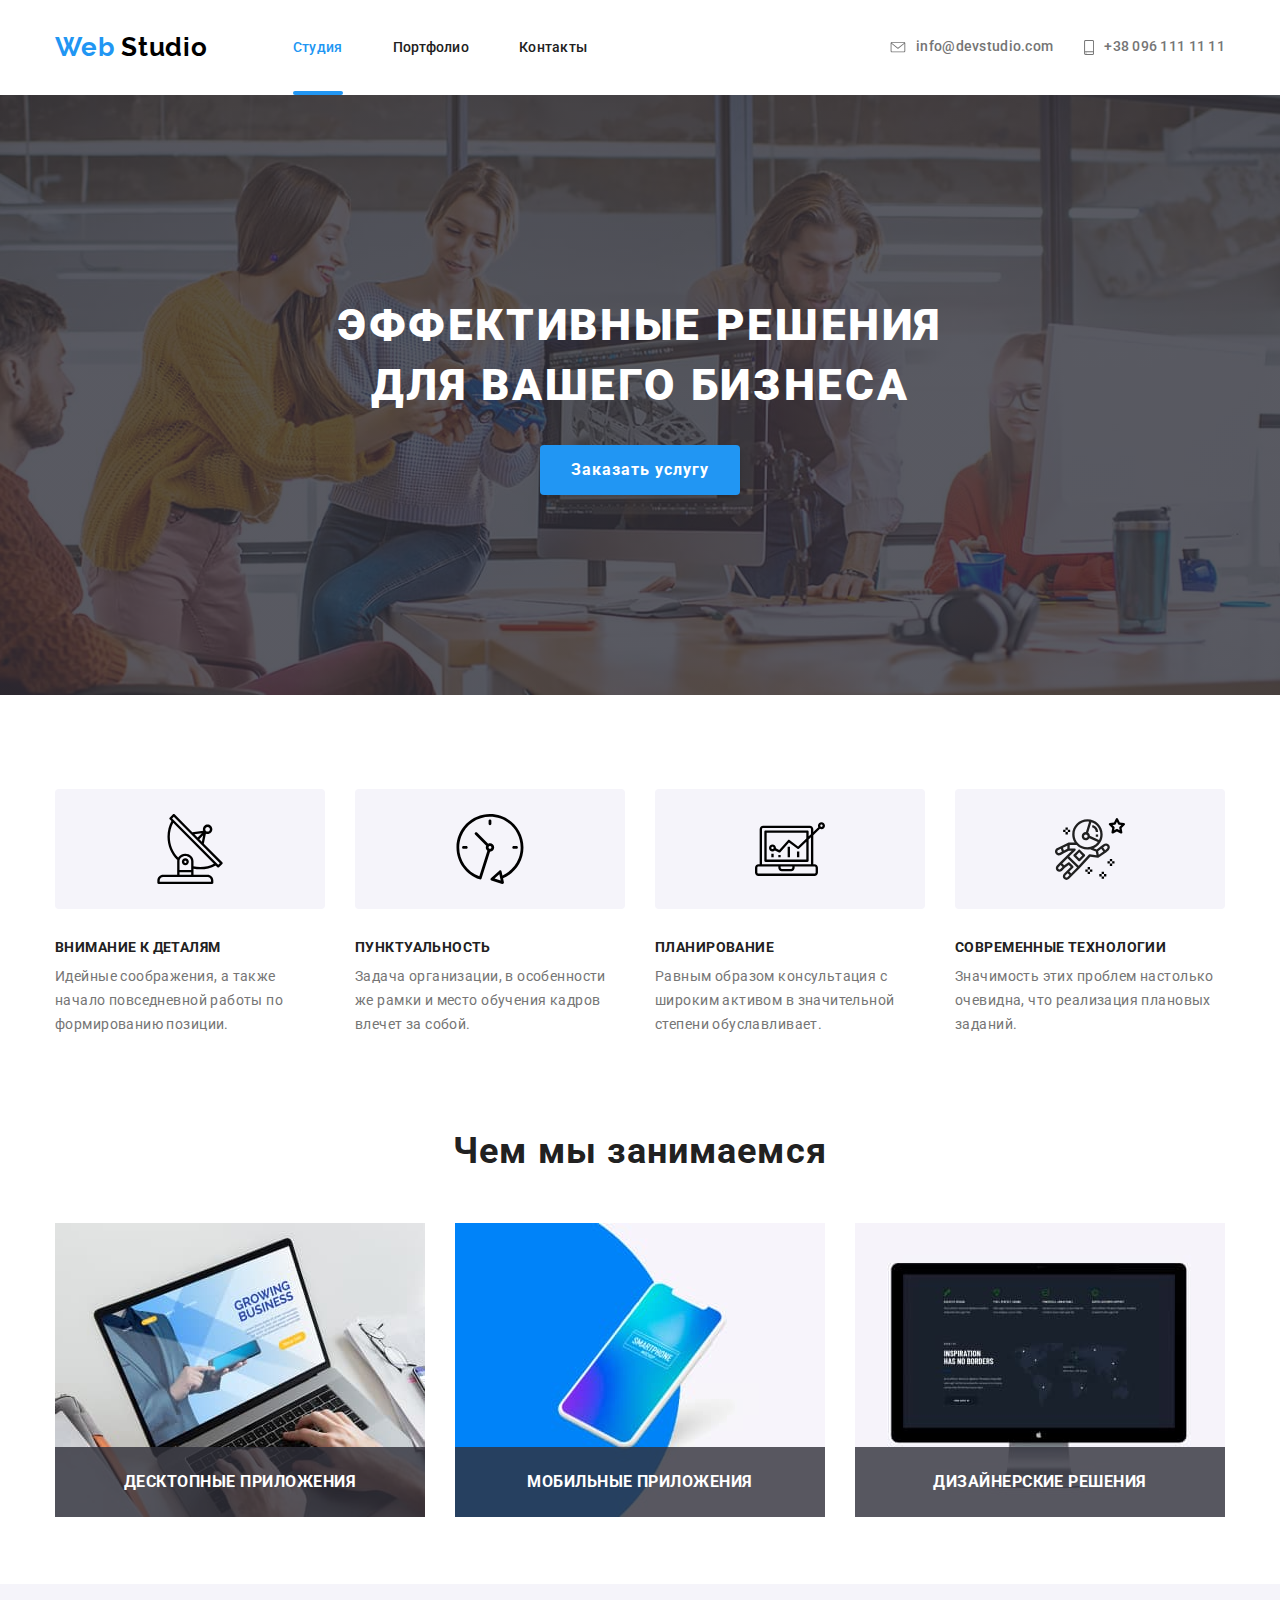
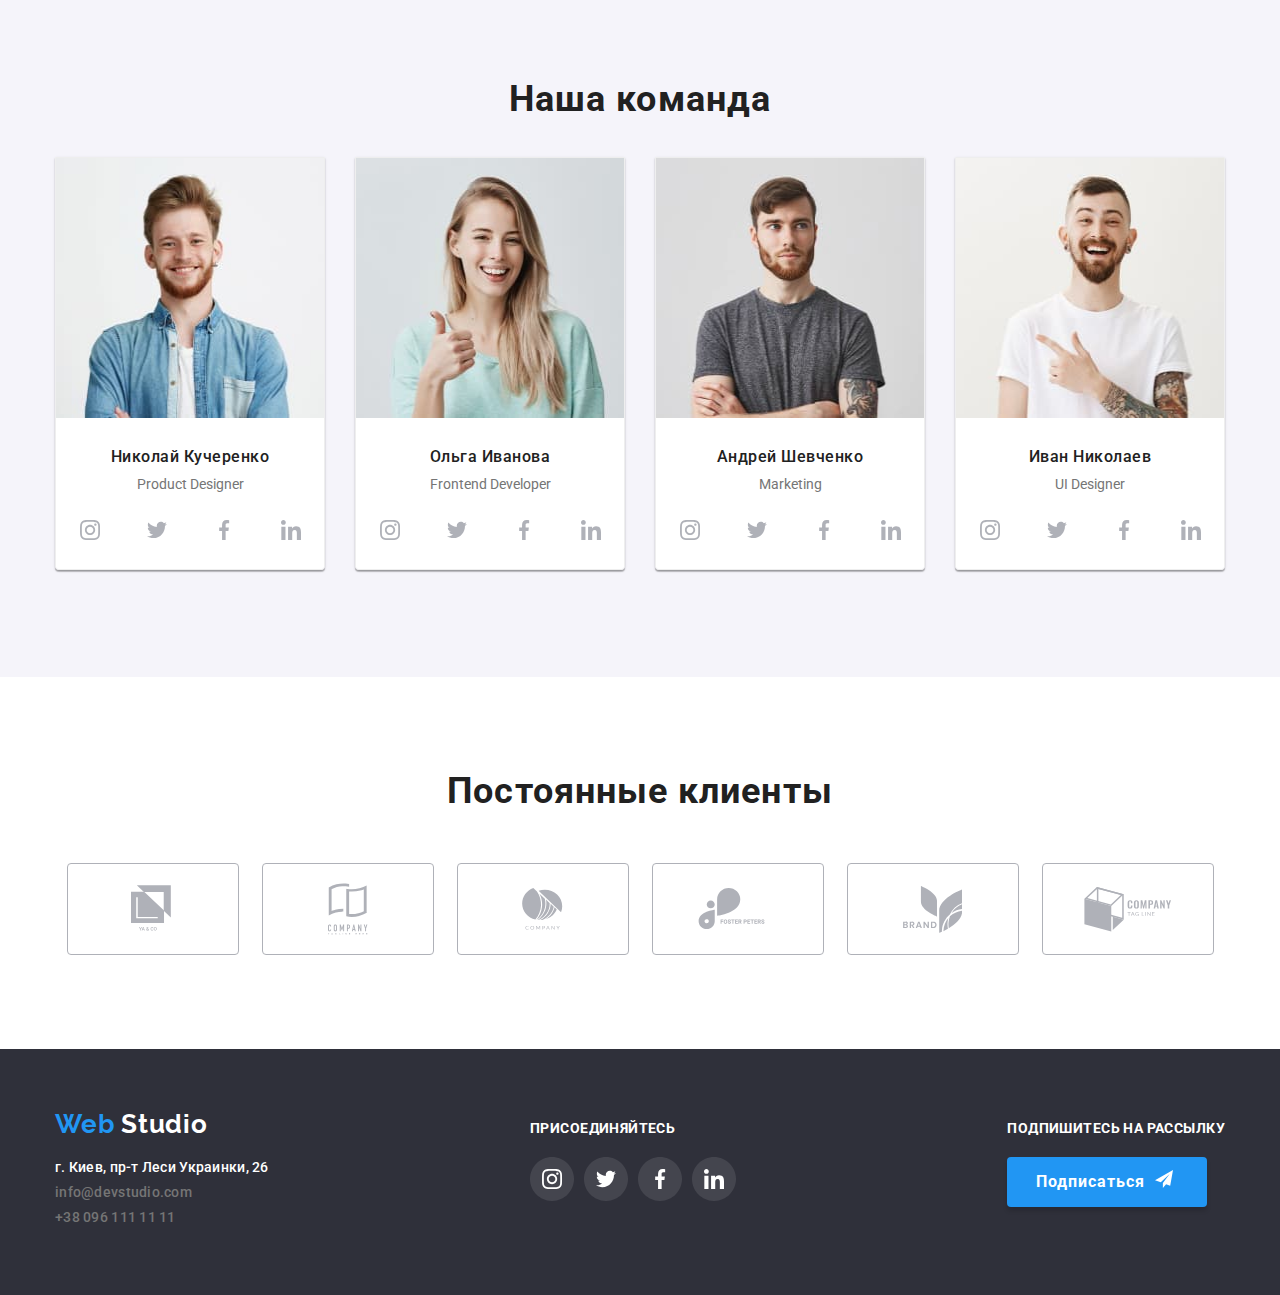
<file: index.html>
<!DOCTYPE html>
<html lang="ru">

<head>
  <meta charset="UTF-8" />
  <meta name="viewport" content="width=device-width, initial-scale=1.0" />
  <title>Web Studio</title>
  <link rel="stylesheet" href="./css/normalize.css" />
  <link rel="stylesheet" href="./css/style.css" />
  <link href="https://fonts.googleapis.com/css2?family=Roboto:wght@400;500;700&display=swap" rel="stylesheet" />
</head>

<body>
  <!--Хедер-->
  <header class="header">
    <div class="container">
      <nav class="navigation">
        <a class="logo-link-header link" href="./index.html">Web<span class="logo-studio-header"> Studio</span></a>

        <ul class="navigation-list list">
          <li class="navigation-list-item">
            <a class="navigation-list-link link current" href="./index.html">Студия</a>
          </li>
          <li class="navigation-list-item">
            <a class="navigation-list-link link" href="./portfolio.html">Портфолио</a>
          </li>
          <li class="navigation-list-item">
            <a class="navigation-list-link link" href="">Контакты</a>
          </li>
        </ul>
      </nav>

      <div class="header-contacts">
        <address class="address">
          <ul class="header-address list">

            <li class="mail-link-block">
              <a class="company-address-header link" href="mailto:info@devstudio.com">
                <svg class="company-address-svg" width="16" height="11">
                  <use class="envelope" href="./images/icons/symbol-defs.svg#envelope"></use>
                </svg>
                info@devstudio.com
              </a>
            </li>

            <li class="phone-link-block">
              <a class="company-address-header link" href="tel:+380961111111">
                <svg class="company-address-svg" width="10" height="15">
                  <use class="smartphone" href="./images/icons/symbol-defs.svg#smartphone"></use>
                </svg>
                +38 096 111 11 11
              </a>
            </li>

          </ul>
        </address>
      </div>
    </div>
  </header>

  <main>
    <!--Герой-->
    <section class="hero">
      <div class="container">
        <h1 class="hero-title">
          Эффективные решения<br>для вашего бизнеса
        </h1>
        <div class="hero-button">
          <button class="button">Заказать услугу</button>
        </div>
      </div>
    </section>

    <!--Преимущества-->
    <section class="advantages">
      <div class="container">
        <h2 hidden>Наши преимущества</h2>
        <ul class="advantages-list list">
          <li class="advantages-list-item list">
            <div class="advantages-icon-div">
              <svg class="advantage-link-icon">
                <use href="./images/icons/symbol-defs.svg#advantage-1"></use>
              </svg>
            </div>
            <h3 class="advantage-name">Внимание к деталям</h3>
            <p class="advantage-description">
              Идейные соображения, а также начало повседневной работы по
              формированию позиции.
            </p>
          </li>


          <li class="advantages-list-item list">
            <div class="advantages-icon-div">
              <svg class="advantage-link-icon">
                <use href="./images/icons/symbol-defs.svg#advantage-2"></use>
              </svg>
            </div>
            <h3 class="advantage-name">Пунктуальность</h3>
            <p class="advantage-description">
              Задача организации, в особенности же рамки и место обучения
              кадров влечет за собой.
            </p>
          </li>

          <li class="advantages-list-item list">
            <div class="advantages-icon-div">
              <svg class="advantage-link-icon">
                <use href="./images/icons/symbol-defs.svg#advantage-3"></use>
              </svg>
            </div>
            <h3 class="advantage-name">Планирование</h3>
            <p class="advantage-description">
              Равным образом консультация с широким активом в значительной
              степени обуславливает.
            </p>
          </li>

          <li class="advantages-list-item list">
            <div class="advantages-icon-div">
              <svg class="advantage-link-icon">
                <use href="./images/icons/symbol-defs.svg#advantage-4"></use>
              </svg>
            </div>
            <h3 class="advantage-name">Современные технологии</h3>
            <p class="advantage-description">
              Значимость этих проблем настолько очевидна, что реализация
              плановых заданий.
            </p>
          </li>
        </ul>
      </div>
    </section>

    <!--Чем мы занимаемся-->
    <section class="activities">
      <div class="container">
        <h2 class="section-title">Чем мы занимаемся</h2>
        <ul class="activities-list list">

          <li class="activities-list-item">
            <h3 class="activities-list-item-name">Десктопные приложения</h3>
            <img src="./images/activity-1.jpg" alt="Ноутбук" width="370" height="294" />
          </li>

          <li class="activities-list-item">
            <h3 class="activities-list-item-name">Мобильные приложения</h3>
            <img src="./images/activity-2.jpg" alt="Смартфон" width="370" height="294" />
          </li>

          <li class="activities-list-item">
            <h3 class="activities-list-item-name">Дизайнерские решения</h3>
            <img src="./images/activity-3.jpg" alt="Стационарный компьютер" width="370" height="294" />
          </li>

        </ul>
      </div>
    </section>

    <!--Наша команда-->
    <section class="team">
      <div class="container">
        <h2 class="section-title">Наша команда</h2>
        <ul class="team-members-list list">
          <li class="team-member">
            <div class="team-card-image">
              <img class="team-member-image" src="./images/team-member-1.jpg" alt="фото члена команды" width="270"
                height="260" />
            </div>
            <div class="team-card-content">
              <h3 class="team-member-name">Николай Кучеренко</h3>
              <p class="team-member-position">Product Designer</p>
              <ul class="team-member-social-links list">

                <li class="team-member-social-links-item">
                  <a class="team-member-link" href="" aria-label="Ссылка на профиль Инстаграм">
                    <svg class="team-member-link-icon">
                      <use href="./images/icons/symbol-defs.svg#instagram"></use>
                    </svg>
                  </a>
                </li>
                <li class="team-member-social-links-item">
                  <a class="team-member-link" href="" aria-label="Ссылка на профиль Твиттер">
                    <svg class="team-member-link-icon">
                      <use href="./images/icons/symbol-defs.svg#twitter"></use>
                    </svg>
                  </a>
                </li>
                <li class="team-member-social-links-item">
                  <a class="team-member-link" href="" aria-label="Ссылка на профиль Фейсбук">
                    <svg class="team-member-link-icon">
                      <use href="./images/icons/symbol-defs.svg#facebook"></use>
                    </svg>
                  </a>
                </li>
                <li class="team-member-social-links-item">
                  <a class="team-member-link" href="" aria-label="Ссылка на профиль Линкедин">
                    <svg class="team-member-link-icon">
                      <use href="./images/icons/symbol-defs.svg#linkedin"></use>
                    </svg>
                  </a>
                </li>

              </ul>
            </div>
          </li>

          <li class="team-member">
            <div class="team-card-image">
              <img class="team-member-image" src="./images/team-member-2.jpg" alt="фото члена команды" width="270"
                height="260" />
            </div>
            <div class="team-card-content">
              <h3 class="team-member-name">Ольга Иванова</h3>
              <p class="team-member-position">Frontend Developer</p>
              <ul class="team-member-social-links list">

                <li class="team-member-social-links-item">
                  <a class="team-member-link" href="" aria-label="Ссылка на профиль Инстаграм">
                    <svg class="team-member-link-icon">
                      <use href="./images/icons/symbol-defs.svg#instagram"></use>
                    </svg>
                  </a>
                </li>
                <li class="team-member-social-links-item">
                  <a class="team-member-link" href="" aria-label="Ссылка на профиль Твиттер">
                    <svg class="team-member-link-icon">
                      <use href="./images/icons/symbol-defs.svg#twitter"></use>
                    </svg>
                  </a>
                </li>
                <li class="team-member-social-links-item">
                  <a class="team-member-link" href="" aria-label="Ссылка на профиль Фейсбук">
                    <svg class="team-member-link-icon">
                      <use href="./images/icons/symbol-defs.svg#facebook"></use>
                    </svg>
                  </a>
                </li>
                <li class="team-member-social-links-item">
                  <a class="team-member-link" href="" aria-label="Ссылка на профиль Линкедин">
                    <svg class="team-member-link-icon">
                      <use href="./images/icons/symbol-defs.svg#linkedin"></use>
                    </svg>
                  </a>
                </li>

              </ul>
            </div>
          </li>

          <li class="team-member">
            <div class="team-card-image">
              <img class="team-member-image" src="./images/team-member-3.jpg" alt="фото члена команды" width="270"
                height="260" />
            </div>
            <div class="team-card-content">
              <h3 class="team-member-name">Андрей Шевченко</h3>
              <p class="team-member-position">Marketing</p>
              <ul class="team-member-social-links list">

                <li class="team-member-social-links-item">
                  <a class="team-member-link" href="" aria-label="Ссылка на профиль Инстаграм">
                    <svg class="team-member-link-icon">
                      <use href="./images/icons/symbol-defs.svg#instagram"></use>
                    </svg>
                  </a>
                </li>
                <li class="team-member-social-links-item">
                  <a class="team-member-link" href="" aria-label="Ссылка на профиль Твиттер">
                    <svg class="team-member-link-icon">
                      <use href="./images/icons/symbol-defs.svg#twitter"></use>
                    </svg>
                  </a>
                </li>
                <li class="team-member-social-links-item">
                  <a class="team-member-link" href="" aria-label="Ссылка на профиль Фейсбук">
                    <svg class="team-member-link-icon">
                      <use href="./images/icons/symbol-defs.svg#facebook"></use>
                    </svg>
                  </a>
                </li>
                <li class="team-member-social-links-item">
                  <a class="team-member-link" href="" aria-label="Ссылка на профиль Линкедин">
                    <svg class="team-member-link-icon">
                      <use href="./images/icons/symbol-defs.svg#linkedin"></use>
                    </svg>
                  </a>
                </li>

              </ul>
            </div>
          </li>

          <li class="team-member">
            <div class="team-card-image">
              <img class="team-member-image" src="./images/team-member-4.jpg" alt="фото члена команды" width="270"
                height="260" />
            </div>
            <div class="team-card-content">
              <h3 class="team-member-name">Иван Николаев</h3>
              <p class="team-member-position">UI Designer</p>
              <ul class="team-member-social-links list">

                <li class="team-member-social-links-item">
                  <a class="team-member-link" href="" aria-label="Ссылка на профиль Инстаграм">
                    <svg class="team-member-link-icon">
                      <use href="./images/icons/symbol-defs.svg#instagram"></use>
                    </svg>
                  </a>
                </li>
                <li class="team-member-social-links-item">
                  <a class="team-member-link" href="" aria-label="Ссылка на профиль Твиттер">
                    <svg class="team-member-link-icon">
                      <use href="./images/icons/symbol-defs.svg#twitter"></use>
                    </svg>
                  </a>
                </li>
                <li class="team-member-social-links-item">
                  <a class="team-member-link" href="" aria-label="Ссылка на профиль Фейсбук">
                    <svg class="team-member-link-icon">
                      <use href="./images/icons/symbol-defs.svg#facebook"></use>
                    </svg>
                  </a>
                </li>
                <li class="team-member-social-links-item">
                  <a class="team-member-link" href="" aria-label="Ссылка на профиль Линкедин">
                    <svg class="team-member-link-icon">
                      <use href="./images/icons/symbol-defs.svg#linkedin"></use>
                    </svg>
                  </a>
                </li>

              </ul>
            </div>
          </li>
        </ul>
      </div>
    </section>

    <!--Постоянные клиенты-->
    <section class="clients">
      <div class="container">
        <h2 class="section-title">Постоянные клиенты</h2>
        <ul class="clients-list list">
          <li class="clients-list-item">
            <a class="client-logo-link" href="" aria-label="логотип компании-клиента">
              <svg class="client-logo-svg" width="44" height="49">
                <use href="./images/icons/symbol-defs.svg#logo-1"></use>
              </svg>
            </a>
          </li>
          <li class="clients-list-item">
            <a class="client-logo-link" href="" aria-label="логотип компании-клиента">
              <svg class="client-logo-svg" width="40" height="52">
                <use href="./images/icons/symbol-defs.svg#logo-2"></use>
              </svg>
            </a>
          </li>
          <li class="clients-list-item">
            <a class="client-logo-link" href="" aria-label="логотип компании-клиента">
              <svg class="client-logo-svg" width="41" height="42">
                <use href="./images/icons/symbol-defs.svg#logo-3"></use>
              </svg>
            </a>
          </li>
          <li class="clients-list-item">
            <a class="client-logo-link" href="" aria-label="логотип компании-клиента">
              <svg class="client-logo-svg" width="80" height="42">
                <use href="./images/icons/symbol-defs.svg#logo-4"></use>
              </svg>
            </a>
          </li>
          <li class="clients-list-item">
            <a class="client-logo-link" href="" aria-label="логотип компании-клиента">
              <svg class="client-logo-svg" width="59" height="47">
                <use href="./images/icons/symbol-defs.svg#logo-5"></use>
              </svg>
            </a>
          </li>
          <li class="clients-list-item">
            <a class="client-logo-link" href="" aria-label="логотип компании-клиента">
              <svg class="client-logo-svg" width="88" height="45">
                <use href="./images/icons/symbol-defs.svg#logo-6"></use>
              </svg>
            </a>
          </li>
        </ul>
      </div>
    </section>
  </main>

  <footer>
    <!--Контакты-->
    <section class="footer">
      <div class="container">
        <h2 hidden>Контакты</h2>
        <div class="footer-contacts">
          <a class="logo-link-footer link" href="./index.html">Web<span class="logo-studio-footer"> Studio</span></a>
          <address class="address">
            <ul class="list">
              <li>
                <a class="company-address link" href="https://goo.gl/maps/VdEKPKN24WeTXLv36" target="_blank">г. Киев,
                  пр-т Леси Украинки, 26</a>
              </li>
              <li>
                <a class="company-mail-footer link" href="mailto:info@devstudio.com">info@devstudio.com
                </a>
              </li>
              <li>
                <a class="company-phone-footer link" href="tel:+380961111111">+38 096 111 11 11
                </a>
              </li>
            </ul>
          </address>
        </div>

        <div class="footer-join">
          <b class="join">Присоединяйтесь</b>
          <ul class="join-links-list list">
            <li class="join-links-item">
              <a class="join-logo-link" href="">
                <svg class="join-logo-link-svg">
                  <use href="./images/icons/symbol-defs.svg#instagram-footer"></use>
                </svg>
              </a>
            </li>
            <li class="join-links-item">
              <a class="join-logo-link" href="">
                <svg class="join-logo-link-svg">
                  <use href="./images/icons/symbol-defs.svg#twitter-footer"></use>
                </svg>
              </a>
            </li>
            <li class="join-links-item">
              <a class="join-logo-link" href="">
                <svg class="join-logo-link-svg">
                  <use href="./images/icons/symbol-defs.svg#facebook-footer"></use>
                </svg>
              </a>
            </li>
            <li class="join-links-item">
              <a class="join-logo-link" href="">
                <svg class="join-logo-link-svg">
                  <use href="./images/icons/symbol-defs.svg#linkedin-footer"></use>
                </svg>
              </a>
            </li>
          </ul>
        </div>

        <div class="footer-subscribe">
          <b class="subscribe">Подпишитесь на рассылку</b>
          <button class="subscribe-button">
            Подписаться
            <svg class="subscribe-button-icon" width="24" height="24">
              <use href="./images/icons/symbol-defs.svg#send"></use>
            </svg>
          </button>
        </div>
      </div>
    </section>
  </footer>
</body>

</html>
</file>
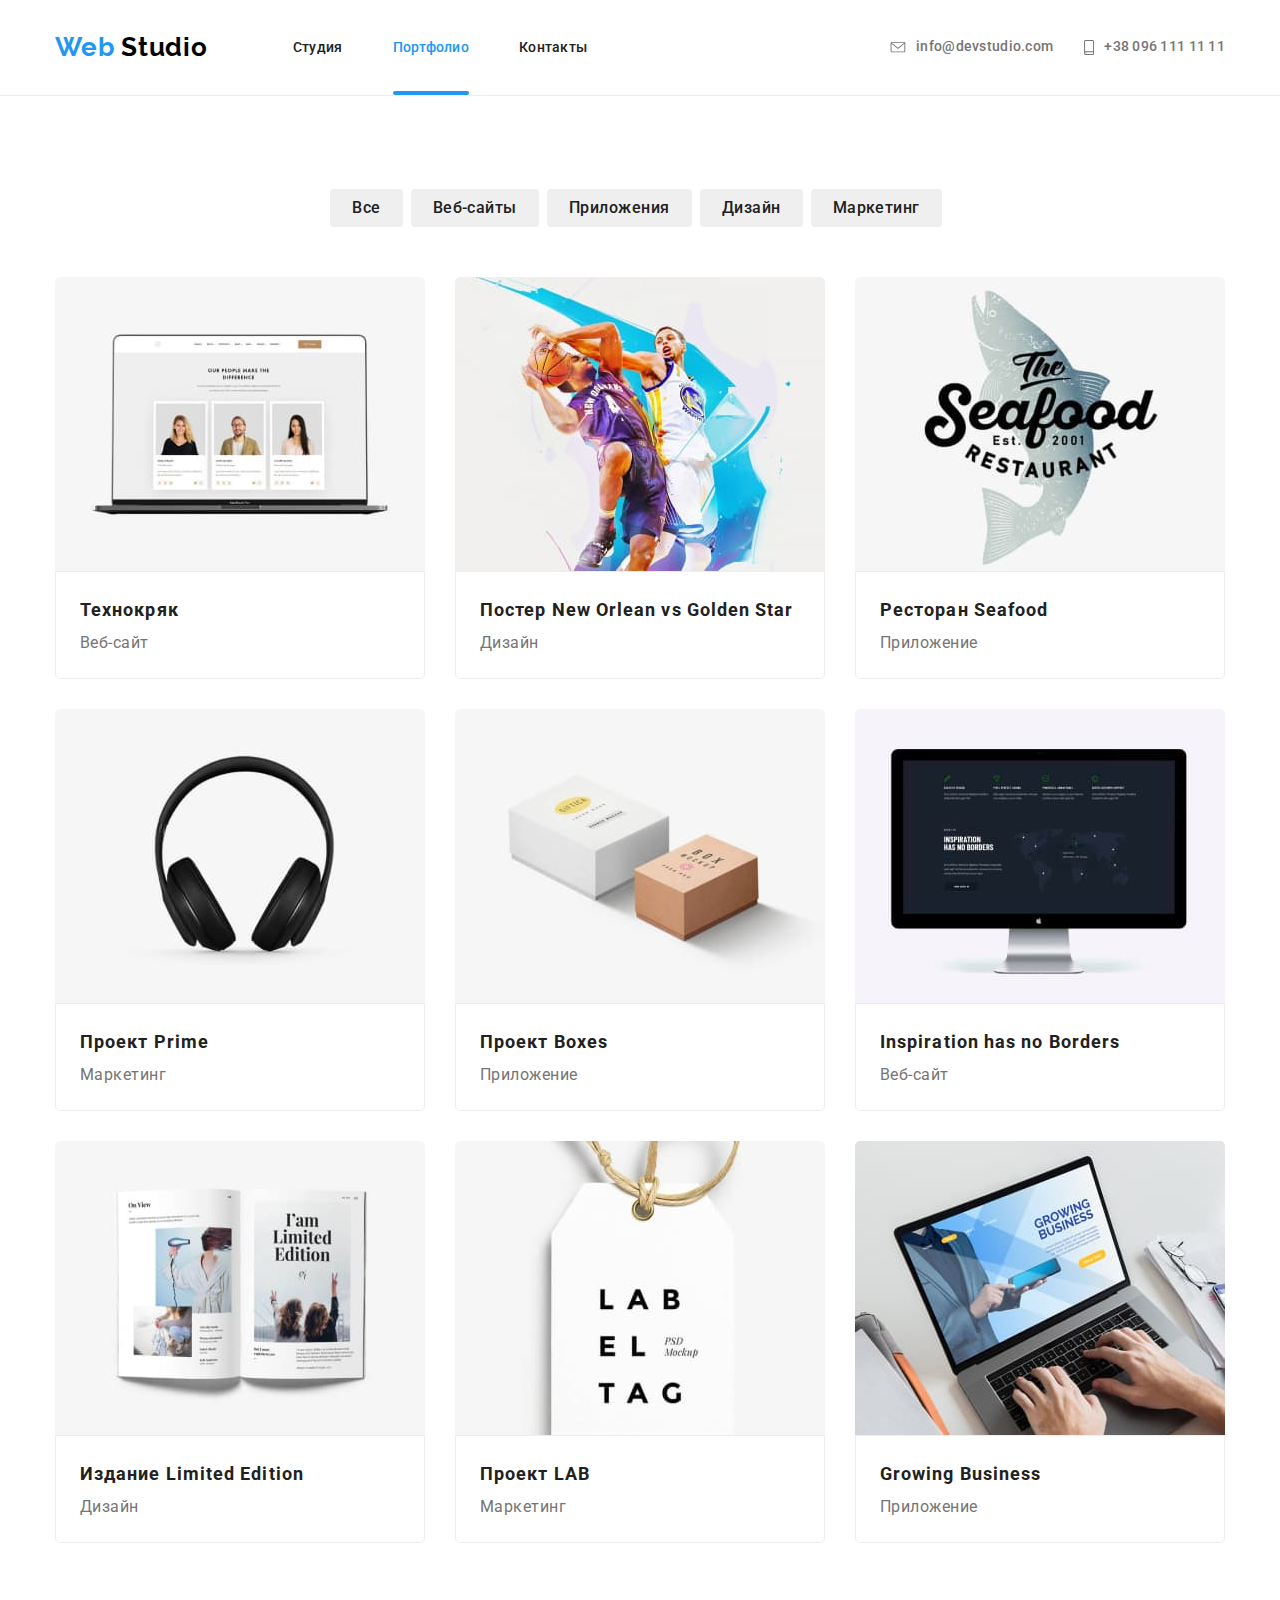
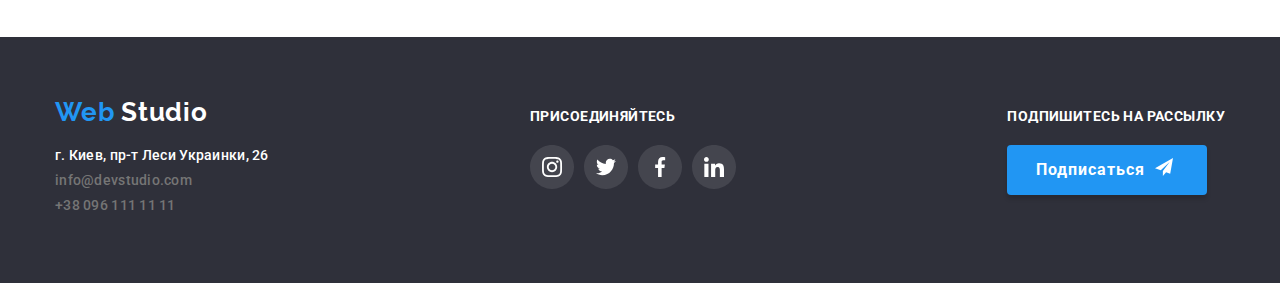
<file: portfolio.html>
<!DOCTYPE html>
<html lang="ru">

<head>
    <meta charset="UTF-8">
    <meta name="viewport" content="width=device-width, initial-scale=1.0">
    <title>Web Studio</title>
    <link rel="stylesheet" href="./css/normalize.css">
    <link rel="stylesheet" href="./css/style.css">
    <link href="https://fonts.googleapis.com/css2?family=Roboto:wght@400;500;700&display=swap" rel="stylesheet">

</head>

<body>

    <!--Хедер-->
    <header class="header">
        <div class="container">
            <nav class="navigation">
                <a class="logo-link-header link" href="./index.html">Web<span class="logo-studio-header">
                        Studio</span></a>

                <ul class="navigation-list list">
                    <li class="navigation-list-item">
                        <a class="navigation-list-link link" href="./index.html">Студия</a>
                    </li>
                    <li class="navigation-list-item">
                        <a class="navigation-list-link link current" href="./portfolio.html">Портфолио</a>
                    </li>
                    <li class="navigation-list-item">
                        <a class="navigation-list-link link" href="">Контакты</a>
                    </li>
                </ul>
            </nav>

            <div class="header-contacts">
                <address class="address">
                    <ul class="header-address list">

                        <li class="mail-link-block">
                            <a class="company-address-header link" href="mailto:info@devstudio.com">
                                <svg class="company-address-svg" width="16" height="11">
                                    <use class="envelope" href="./images/icons/symbol-defs.svg#envelope"></use>
                                </svg>
                                info@devstudio.com
                            </a>
                        </li>

                        <li class="phone-link-block">
                            <a class="company-address-header link" href="tel:+380961111111">
                                <svg class="company-address-svg" width="10" height="15">
                                    <use class="smartphone" href="./images/icons/symbol-defs.svg#smartphone"></use>
                                </svg>
                                +38 096 111 11 11
                            </a>
                        </li>

                    </ul>
                </address>
            </div>
        </div>
    </header>

    <main>
        <!--Портфолио-->
        <section class="portfolio">
            <div class="container">
                <h1 hidden>Портфолио</h1>
                <ul class="portfolio-button-list list">
                    <li>
                        <button class="portfolio-button-list-item" type="button">Все</button>
                    </li>
                    <li>
                        <button class="portfolio-button-list-item" type="button">Веб-сайты</button>
                    </li>
                    <li>
                        <button class="portfolio-button-list-item" type="button">Приложения</button>
                    </li>
                    <li>
                        <button class="portfolio-button-list-item" type="button">Дизайн</button>
                    </li>
                    <li>
                        <button class="portfolio-button-list-item" type="button">Маркетинг</button>
                    </li>
                </ul>

                <ul class="portfolio-example-list list">
                    <li class="portfolio-example-list-item">
                        <a class="portfolio-card-link link" href="">
                            <div class="portfolio-card">
                                <img src="./images/portfolio-1.jpg" alt="экран ноутбука" width="370" height="294">
                            </div>
                            <div class="portfolio-card-content">
                                <h3 class="portfolio-example-title">Технокряк</h3>
                                <p class="portfolio-example-text">Веб-сайт</p>
                                <!-- <p>Технокряк это современная площадка распространения коронавируса. Компании используют эту платформу для цифрового шпионажа и атак на защищённые сервера конкурентов.</p> -->
                            </div>
                        </a>
                    </li>
                    <li class="portfolio-example-list-item">
                        <a class="portfolio-card-link link" href="">
                            <div class="portfolio-card">
                                <img src="./images/portfolio-2.jpg" alt="баскетболисты" width="370" height="294">
                            </div>
                            <div class="portfolio-card-content">
                                <h3 class="portfolio-example-title">Постер New Orlean vs Golden Star</h3>
                                <p class="portfolio-example-text">Дизайн</p>
                            </div>
                        </a>
                    </li>
                    <li class="portfolio-example-list-item">
                        <a class="portfolio-card-link link" href="">
                            <div class="portfolio-card">
                                <img src="./images/portfolio-3.jpg" alt="лого ресторана" width="370" height="294">
                            </div>
                            <div class="portfolio-card-content">
                                <h3 class="portfolio-example-title">Ресторан Seafood</h3>
                                <p class="portfolio-example-text">Приложение</p>
                            </div>
                        </a>
                    </li>
                    <li class="portfolio-example-list-item">
                        <a class="portfolio-card-link link" href="">
                            <div class="portfolio-card">
                                <img src="./images/portfolio-4.jpg" alt="наушники" width="370" height="294">
                            </div>
                            <div class="portfolio-card-content">
                                <h3 class="portfolio-example-title">Проект Prime</h3>
                                <p class="portfolio-example-text">Маркетинг</p>
                            </div>
                        </a>
                    </li>
                    <li class="portfolio-example-list-item">
                        <a class="portfolio-card-link link" href="">
                            <div class="portfolio-card">
                                <img src="./images/portfolio-5.jpg" alt="коробки" width="370" height="294">
                            </div>
                            <div class="portfolio-card-content">
                                <h3 class="portfolio-example-title">Проект Boxes</h3>
                                <p class="portfolio-example-text">Приложение</p>
                            </div>
                        </a>
                    </li>
                    <li class="portfolio-example-list-item">
                        <a class="portfolio-card-link link" href="">
                            <div class="portfolio-card">
                                <img src="./images/portfolio-6.jpg" alt="ПК" width="370" height="294">
                            </div>
                            <div class="portfolio-card-content">
                                <h3 class="portfolio-example-title">Inspiration has no Borders</h3>
                                <p class="portfolio-example-text">Веб-сайт</p>
                            </div>
                        </a>
                    </li>
                    <li class="portfolio-example-list-item">
                        <a class="portfolio-card-link link" href="">
                            <div class="portfolio-card">
                                <img src="./images/portfolio-7.jpg" alt="журнал" width="370" height="294">
                            </div>
                            <div class="portfolio-card-content">
                                <h3 class="portfolio-example-title">Издание Limited Edition</h3>
                                <p class="portfolio-example-text">Дизайн</p>
                            </div>
                        </a>
                    </li>
                    <li class="portfolio-example-list-item">
                        <a class="portfolio-card-link link" href="">
                            <div class="portfolio-card">
                                <img src="./images/portfolio-8.jpg" alt="лого проекта" width="370" height="294">
                            </div>
                            <div class="portfolio-card-content">
                                <h3 class="portfolio-example-title">Проект LAB</h3>
                                <p class="portfolio-example-text">Маркетинг</p>
                            </div>
                        </a>
                    </li>
                    <li class="portfolio-example-list-item">
                        <a class="portfolio-card-link link" href="">
                            <div class="portfolio-card">
                                <img src="./images/portfolio-9.jpg" alt="ноутбук" width="370" height="294">
                            </div>
                            <div class="portfolio-card-content">
                                <h3 class="portfolio-example-title">Growing Business</h3>
                                <p class="portfolio-example-text">Приложение</p>
                            </div>
                        </a>
                    </li>
                </ul>
            </div>

        </section>
    </main>

    <footer>
        <!--Контакты-->
        <section class="footer">
            <div class="container">
                <h2 hidden>Контакты</h2>
                <div class="footer-contacts">
                    <a class="logo-link-footer link" href="./index.html">Web<span class="logo-studio-footer">
                            Studio</span></a>
                    <address class="address">
                        <ul class="list">
                            <li>
                                <a class="company-address link" href="https://goo.gl/maps/VdEKPKN24WeTXLv36"
                                    target="_blank">г.
                                    Киев,
                                    пр-т Леси Украинки, 26</a>
                            </li>
                            <li>
                                <a class="company-mail-footer link" href="mailto:info@devstudio.com">info@devstudio.com
                                </a>
                            </li>
                            <li>
                                <a class="company-phone-footer link" href="tel:+380961111111">+38 096 111 11 11
                                </a>
                            </li>
                        </ul>
                    </address>
                </div>

                <div class="footer-join">
                    <b class="join">Присоединяйтесь</b>
                    <ul class="join-links-list list">
                        <li class="join-links-item">
                            <a class="join-logo-link" href="">
                                <svg class="join-logo-link-svg">
                                    <use href="./images/icons/symbol-defs.svg#instagram-footer"></use>
                                </svg>
                            </a>
                        </li>
                        <li class="join-links-item">
                            <a class="join-logo-link" href="">
                                <svg class="join-logo-link-svg">
                                    <use href="./images/icons/symbol-defs.svg#twitter-footer"></use>
                                </svg>
                            </a>
                        </li>
                        <li class="join-links-item">
                            <a class="join-logo-link" href="">
                                <svg class="join-logo-link-svg">
                                    <use href="./images/icons/symbol-defs.svg#facebook-footer"></use>
                                </svg>
                            </a>
                        </li>
                        <li class="join-links-item">
                            <a class="join-logo-link" href="">
                                <svg class="join-logo-link-svg">
                                    <use href="./images/icons/symbol-defs.svg#linkedin-footer"></use>
                                </svg>
                            </a>
                        </li>
                    </ul>
                </div>

                <div class="footer-subscribe">
                    <b class="subscribe">Подпишитесь на рассылку</b>
                    <button class="subscribe-button">
                        Подписаться
                        <svg class="subscribe-button-icon" width="24" height="24">
                            <use href="./images/icons/symbol-defs.svg#send"></use>
                        </svg>
                    </button>
                </div>
            </div>
        </section>
    </footer>
</body>
</file>
<file: css/style.css>
/*
цвет текста
color: #000000; черный для лого
color: #212121; почти черный
color: #FFFFFF; белый
color: #2196F3; голубой
color: #757575; серый

цвет фона
background: #FFFFFF; белый
background: #F5F4FA; серый
background: #2F303A; темный
*/
@font-face {
  font-family: "Raleway";
  font-style: normal;
  font-weight: 700;
  src: local("Raleway Bold"), local("Raleway-Bold"),
    url("../fonts/raleway-v16-latin-700.woff2") format("woff2"),
    /* Chrome 26+, Opera 23+, Firefox 39+ */
      url("../fonts/raleway-v16-latin-700.woff") format("woff"); /* Chrome 6+, Firefox 3.6+, IE 9+, Safari 5.1+ */
}
:root {
  --main-font: "Roboto", sans-serif;
  --secondary-font: "Raleway", sans-serif;
  --section-title-color: #212121;
  --accent-color: #2196f3;
  --accent-text: #ffffff;
  --logo-studio-header: #000000;
  --description-text-color: #757575;
  --title-text-color: #212121;
  --background-dark-color: #2f303a;
  --background-grey-color: #f5f4fa;
}
body {
  background-color: #ffffff;
  font-family: var(--main-font);
  font-size: 14px;
}
.link {
  text-decoration: none;
}
.list {
  list-style: none;
  padding-left: 0;
  padding-right: 0;
}
.section-title {
  /*универсальный заголовок секции*/
  font-weight: 700;
  font-size: 36px;
  line-height: 1.16;
  text-align: center;
  letter-spacing: 0.03em;
  color: var(--section-title-color);
}
.container {
  width: 1170px;
  padding-left: 15px;
  padding-right: 15px;
  margin-left: auto;
  margin-right: auto;
}
ul,
li,
h1,
h2,
h3,
h4,
h5,
h6,
p {
  margin-top: 0;
  margin-bottom: 0;
}
img {
  display: block;
  max-width: 100%;
}

/*Хедер*/
.header {

}
.logo-link-header {
  font-family: var(--secondary-font);
  font-weight: 700;
  font-size: 26px;
  line-height: 1.19;
  letter-spacing: 0.03em;
  color: var(--accent-color);

  margin-right: 85px;
}
.logo-studio-header {
  color: var(--logo-studio-header);
}
.header-address {
  display: flex;
}
.company-address-header {
  font-weight: 500;
  font-size: 14px;
  font-style: normal;
  line-height: 1.14;
  letter-spacing: 0.02em;
  color: var(--description-text-color);

  display: flex;
  align-items: center;
}
.company-address-svg {
  fill: currentColor;
  /*внимательно*/
  margin-right: 10px;
}
.company-address-header:hover,
.company-address-header:focus {
  color: var(--accent-color);
}
.mail-link-block {
  margin-right: 31px;
}
.navigation-list-link {
  position: relative;

  font-weight: 500;
  font-size: 14px;
  font-style: normal;
  line-height: 1.14;
  letter-spacing: 0.02em;
  color: var(--section-title-color);
}
.navigation-list-link:hover,
.navigation-list-link:focus {
  color: var(--accent-color);
}
.header .container {
  display: flex;
  align-items: center;
  justify-content: space-between;
}
.navigation-list {
  display: flex;
}
.navigation-list-item:not(:last-child) {
  margin-right: 50px;
}
.current::after {
  content: "";
  width: 100%;
  height: 4px;
  background-color: #2196F3;
  border-radius: 2px;
  margin-top: 35px;

  display: block;
  position: absolute;
}
.navigation-list-link.current {
  color:#2196F3;
}
.navigation {
  display: flex;
  align-items: center;
}
.navigation a,
.header-address a {
  padding-top: 32px;
  padding-bottom: 32px;
}

/*Герой*/
.hero {
  /* outline: 1px solid #666; */

  background-image: linear-gradient(
      to bottom,
      rgba(47, 48, 58, 0.8),
      rgba(47, 48, 58, 0.8)
    ),
    url(../images/header-background.jpg);
  background-repeat: no-repeat;
  background-position: center;
  background-size: cover;
  /* max-width: 1600px; */
  padding-top: 200px;
  padding-bottom: 200px;

  text-align: center;
}
.hero-title {
  font-weight: 900;
  font-size: 44px;
  line-height: 60px;
  text-align: center;
  letter-spacing: 0.06em;
  text-transform: uppercase;
  color: var(--accent-text);

  margin-bottom: 30px;
}
.button {
  font-weight: 700;
  font-size: 16px;
  line-height: 1.87;
  letter-spacing: 0.06em;
  color: #ffffff;
  background-color: var(--accent-color);
  width: 200px;
  height: 50px;
  outline: none;
  border: unset;
  cursor: pointer;

  box-shadow: 0px 4px 4px rgba(0, 0, 0, 0.15);
  border-radius: 4px;
}

/*Преимущества*/
.advantages {
  /* outline: 1px solid #666; */

  padding-top: 94px;
  padding-bottom: 94px;
}
.advantage-name {
  font-weight: 700;
  font-size: 14px;
  line-height: 16px;
  letter-spacing: 0.03em;
  text-transform: uppercase;
  color: #212121;
}
.advantage-description {
  font-weight: 400;
  font-size: 14px;
  line-height: 1.71;
  letter-spacing: 0.03em;
  color: var(--description-text-color);
}
.advantage-link-icon {
  width: 70px;
  height: 70px;
}
  .advantages-icon-div {
  width: 270px;
  height: 120px;
  background: #F5F4FA;
  border-radius: 4px;

  display: flex;
  justify-content: center;
  align-items: center;
}
.advantages-list {
  display: flex;
  justify-content: center;
}
.advantages-list-item:not(:last-child) {
  margin-right: 30px;
}
.advantage-name {
  margin-top: 30px;
  margin-bottom: 10px;
}
.link-icon {
  fill: #2f303a;
}

/*Чем мы занимаемся*/
.activities {
  /* outline: 1px solid #666; */

  padding-top: 0;
  padding-bottom: 67px;
}
.activities-list {
  display: flex;
  justify-content: center;
}
.activities-list-item {
  position: relative;
}
.activities-list-item-name {
  position: absolute;
  bottom: 0;

  font-weight: 700;
  font-size: 1.14;
  line-height: 16px;
  text-align: center;
  letter-spacing: 0.03em;
  text-transform: uppercase;
  color: var(--accent-text); 

  background: rgba(47, 48, 58, 0.8);
  width: 370px;
  height: 70px;

  display: flex;
  justify-content: center;
  align-items: center;
}
.activities .section-title {
  margin-bottom: 50px;
}
.activities-list-item:not(:last-child) {
  margin-right: 30px;
}

/*Наша команда*/
.team {
  background-color: var(--background-grey-color);

  padding-top: 94px;
  padding-bottom: 107px;
}
.team .section-title {
  font-weight: 700;
  font-size: 36px;
  line-height: 42px;
  text-align: center;
  letter-spacing: 0.03em;
  color: var(--title-text-color);

  margin-bottom: 37px;
}
.team-member {
  border: 1px solid #eeeeee;
  border-bottom-right-radius: 4px;
  border-bottom-left-radius: 4px;
  overflow: hidden;
  box-shadow: 0px 2px 1px rgba(0, 0, 0, 0.2), 0px 1px 1px rgba(0, 0, 0, 0.14),
    0px 1px 3px rgba(0, 0, 0, 0.12);
}
.team-card-content {
  background-color: #ffffff;
}
.team-member-name {
  font-weight: 500;
  font-size: 16px;
  line-height: 1.18;
  letter-spacing: 0.03em;
  color: var(--title-text-color);

  display: flex;
  justify-content: center;
}
.team-member-position {
  font-weight: 400;
  color: var(--description-text-color);
  margin-bottom: 16px;

  display: flex;
  justify-content: center;
}
.team-member-social-links {
  display: flex;
  justify-content: space-around;
  padding-bottom: 17px;
}
.team-member-social-links-item {
  width: 44px;
  height: 44px;
  display: flex;
  justify-content: center;
  align-items: center;
}
.team-member-link {
  width: 44px;
  height: 44px;  
  border-radius: 50%;
  fill: #AFB1B8;

  display: flex;
  align-items: center;
  justify-content: center;
}
.team-member-link:hover,
.team-member-link:focus {
  background-color: var(--accent-color);
}
.team-member-link-icon {
  width: 20px;
  height: 20px;
}
.team-member-link:hover .team-member-link-icon,
.team-member-link:focus .team-member-link-icon{
  fill: var(--accent-text);
}
.team-members-list {
  display: flex;
  justify-content: center;
}
.team-member:not(:last-child) {
  margin-right: 30px;
}
.team-member-name {
  padding-top: 30px;
  margin-bottom: 10px;
}

/*Постоянные клиенты*/
.clients {
  padding-top: 94px;
  padding-bottom: 94px;
}
.clients-list {
  display: flex;
  justify-content: space-around;
}
.clients .section-title {
  margin-bottom: 50px;
}
.client-logo-svg {
  fill: #AFB1B8;
}
.client-logo-link {
  width: 170px;
  height: 90px;
  border: 1px solid #AFB1B8;
  border-radius: 4px;

  display: flex;
  justify-content: center;
  align-items: center;
}
.client-logo-link:hover,
.client-logo-link:focus {
  border-color: var(--accent-color);
}
.client-logo-link:hover .client-logo-svg,
.client-logo-link:focus .client-logo-svg{
  fill: var(--accent-color);
}

/*Контакты*/
.footer {
  padding-top: 60px;
  padding-bottom: 60px;
}
.company-address {
  /*адрес компании в футере*/
  font-weight: 500;
  font-size: 14px;
  font-style: normal;
  line-height: 1.14;
  letter-spacing: 0.02em;
  color: var(--accent-text);

  display: block;
  margin-bottom: 9px;
}
.company-mail-footer,
.company-phone-footer {
  font-weight: 500;
  font-size: 14px;
  font-style: normal;
  line-height: 1.14;
  letter-spacing: 0.02em;
  color: var(--description-text-color);

  display: block;
  margin-bottom: 9px;
}
.join,
.subscribe {
  /*присоединяйтесь, подпишитесь в футере*/
  font-weight: 700;
  font-size: 14px;
  line-height: 1.14;
  letter-spacing: 0.03em;
  text-transform: uppercase;
  color: var(--accent-text);

  display: block;
  margin-bottom: 20px;
}
.logo-link-footer {
  /*логотип в футере*/
  font-family: var(--secondary-font);
  font-weight: 700;
  font-size: 26px;
  line-height: 1.19;
  letter-spacing: 0.03em;
  color: var(--accent-color);

  display: block;
  margin-bottom: 20px;
}
.logo-studio-footer {
  /*белый цвет для слова studio*/
  color: #ffffff;
}
.footer .container {
  display: flex;
  align-items: baseline;
  justify-content: space-between;
}
.join-links-list {
  display: flex;
  justify-content: space-between;
}
.join-logo-link {
  display: block;
  border-radius: 50%;
}
.join-logo-link:hover,
.join-logo-link:focus {
  background-color: var(--accent-color);
}
.join-logo-link:not(last-child) {
  margin-right: 10px;
}
.join-logo-link-svg {
  width: 44px;
  height: 44px;

  fill: #fff;
}
.subscribe-button {
  font-weight: 700;
  font-size: 16px;
  line-height: 1.87;
  letter-spacing: 0.06em;
  color: #ffffff;
  background-color: var(--accent-color);
  width: 200px;
  height: 50px;
  outline: none;
  border: unset;
  cursor: pointer;

  box-shadow: 0px 4px 4px rgba(0, 0, 0, 0.15);
  border-radius: 4px;
  display: flex;
  align-items: center;
  justify-content: center;
}
.subscribe-button-icon {
  fill: #fff;
  margin-left: 10px;
}
.footer {
  background-color: var(--background-dark-color);
}





/*Портфолио*/
.portfolio {
  border-top: 1px solid #eeeeee;
  /* outline: 1px solid #666; */
  padding-top: 93px;
  padding-bottom: 94px;
}
.portfolio-button-list {
  display: flex;
  justify-content: center;

  margin-bottom: 50px;
}
.portfolio-button-list-item {
  font-weight: 500;
  font-size: 16px;
  line-height: 1.62;
  letter-spacing: 0.03em;
  color: var(--title-text-color);
  border: unset;
  padding-left: 22px;
  padding-right: 22px;
  padding-top: 6px;
  padding-bottom: 6px;
  cursor: pointer;
  border-radius: 4px;

  margin-right: 8px;
}
.portfolio-button-list-item:hover,
.portfolio-button-list-item:focus {
  color: var(--accent-text);
  background-color: var(--accent-color);
  box-shadow: 0px 2px 2px rgba(0, 0, 0, 0.12),
  0px 1px 2px rgba(0, 0, 0, 0.08),
  0px 3px 1px rgba(0, 0, 0, 0.1);
  border-radius: 4px;
}
.portfolio-example-title {
  font-weight: 700;
  font-size: 18px;
  line-height: 2;
  letter-spacing: 0.06em;
  color: var(--title-text-color);
}
.portfolio-example-text {
  font-weight: 400;
  font-size: 16px;
  line-height: 30px;
  letter-spacing: 0.03em;
  color: var(--description-text-color);
}
.portfolio-example-list {
  display: flex;
  flex-wrap: wrap;
  justify-content: center;
}
.portfolio-example-list-item {
  margin-right: 30px;
  margin-bottom: 30px;
}
.portfolio-card-link:hover,
.portfolio-card-link:focus {
  box-shadow: 1px 4px 6px
  rgba(0, 0, 0, 0.16), 0px 4px 4px
  rgba(0, 0, 0, 0.06), 0px 1px 1px
  rgba(0, 0, 0, 0.12);
}
.portfolio-card-link {
    display: block;
}
.portfolio-example-list-item:nth-child(3n) {
  margin-right: 0;
}
.portfolio-example-list-item:nth-child(n + 7) {
  margin-bottom: 0;
}
.portfolio-card {
  border-top-right-radius: 5px;
  border-top-left-radius: 5px;
  overflow: hidden;
}
.portfolio-card-content {
  padding-top: 20px;
  padding-bottom: 20px;
  padding-left: 24px;
  padding-right: 24px;

  border: 1px solid #eeeeee;
  border-bottom-right-radius: 5px;
  border-bottom-left-radius: 5px;
  overflow: hidden;
}
</file>
